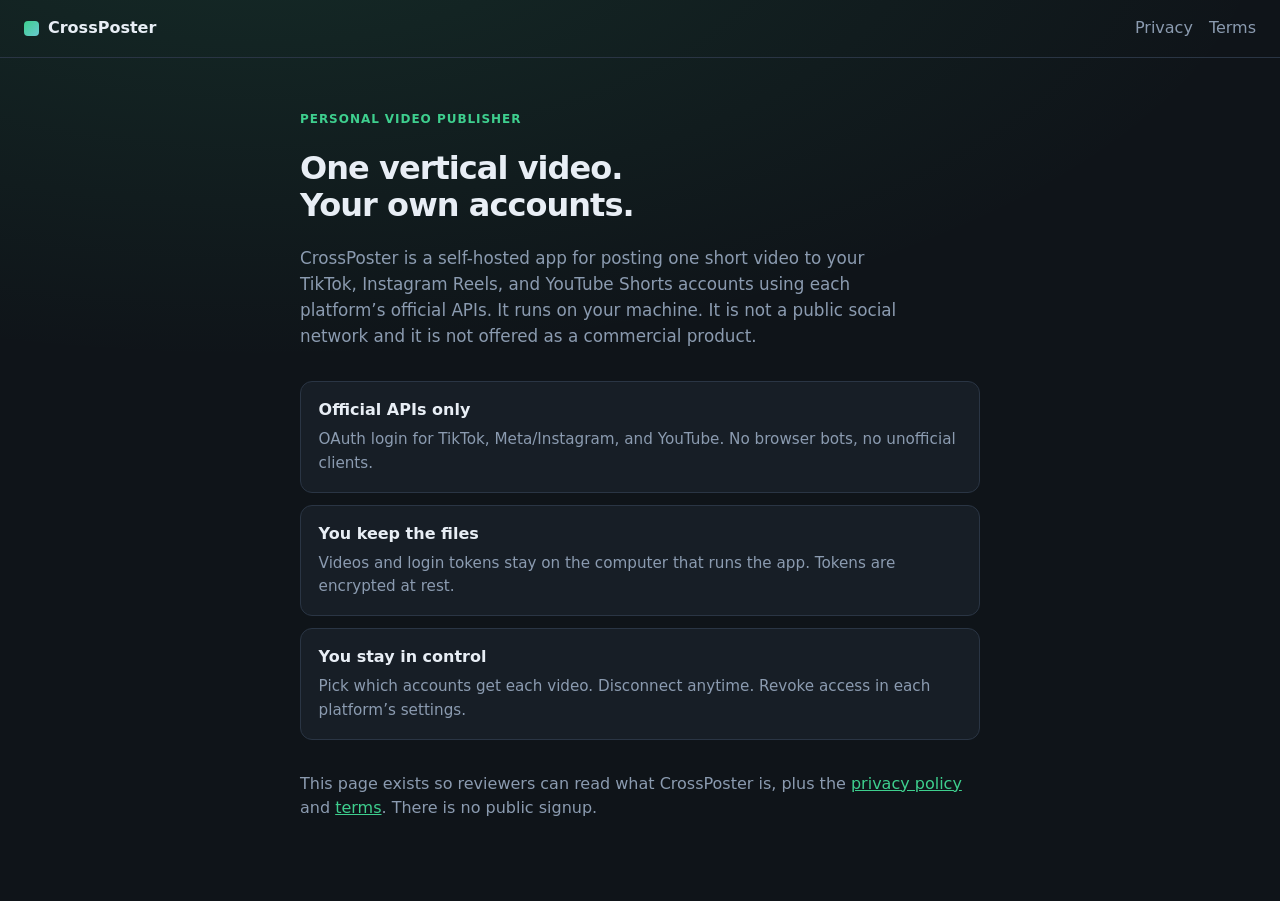
<file: docs/index.html>
<!DOCTYPE html>
<html lang="en">
<head>
  <meta charset="utf-8" />
  <meta name="viewport" content="width=device-width, initial-scale=1" />
  <title>CrossPoster</title>
  <link rel="stylesheet" href="style.css" />
</head>
<body>
  <header class="topbar">
    <a class="brand" href="index.html"><span class="mark"></span>CrossPoster</a>
    <nav>
      <a href="privacy.html">Privacy</a>
      <a href="terms.html">Terms</a>
    </nav>
  </header>

  <main class="wrap">
    <p class="eyebrow">Personal video publisher</p>
    <h1>One vertical video.<br />Your own accounts.</h1>
    <p class="lede">
      CrossPoster is a self-hosted app for posting one short video to your
      TikTok, Instagram Reels, and YouTube Shorts accounts using each platform’s
      official APIs. It runs on your machine. It is not a public social network
      and it is not offered as a commercial product.
    </p>

    <section class="cards">
      <article>
        <h2>Official APIs only</h2>
        <p>OAuth login for TikTok, Meta/Instagram, and YouTube. No browser bots, no unofficial clients.</p>
      </article>
      <article>
        <h2>You keep the files</h2>
        <p>Videos and login tokens stay on the computer that runs the app. Tokens are encrypted at rest.</p>
      </article>
      <article>
        <h2>You stay in control</h2>
        <p>Pick which accounts get each video. Disconnect anytime. Revoke access in each platform’s settings.</p>
      </article>
    </section>

    <p class="muted">
      This page exists so reviewers can read what CrossPoster is, plus the
      <a href="privacy.html">privacy policy</a> and <a href="terms.html">terms</a>.
      There is no public signup.
    </p>
  </main>
</body>
</html>
</file>
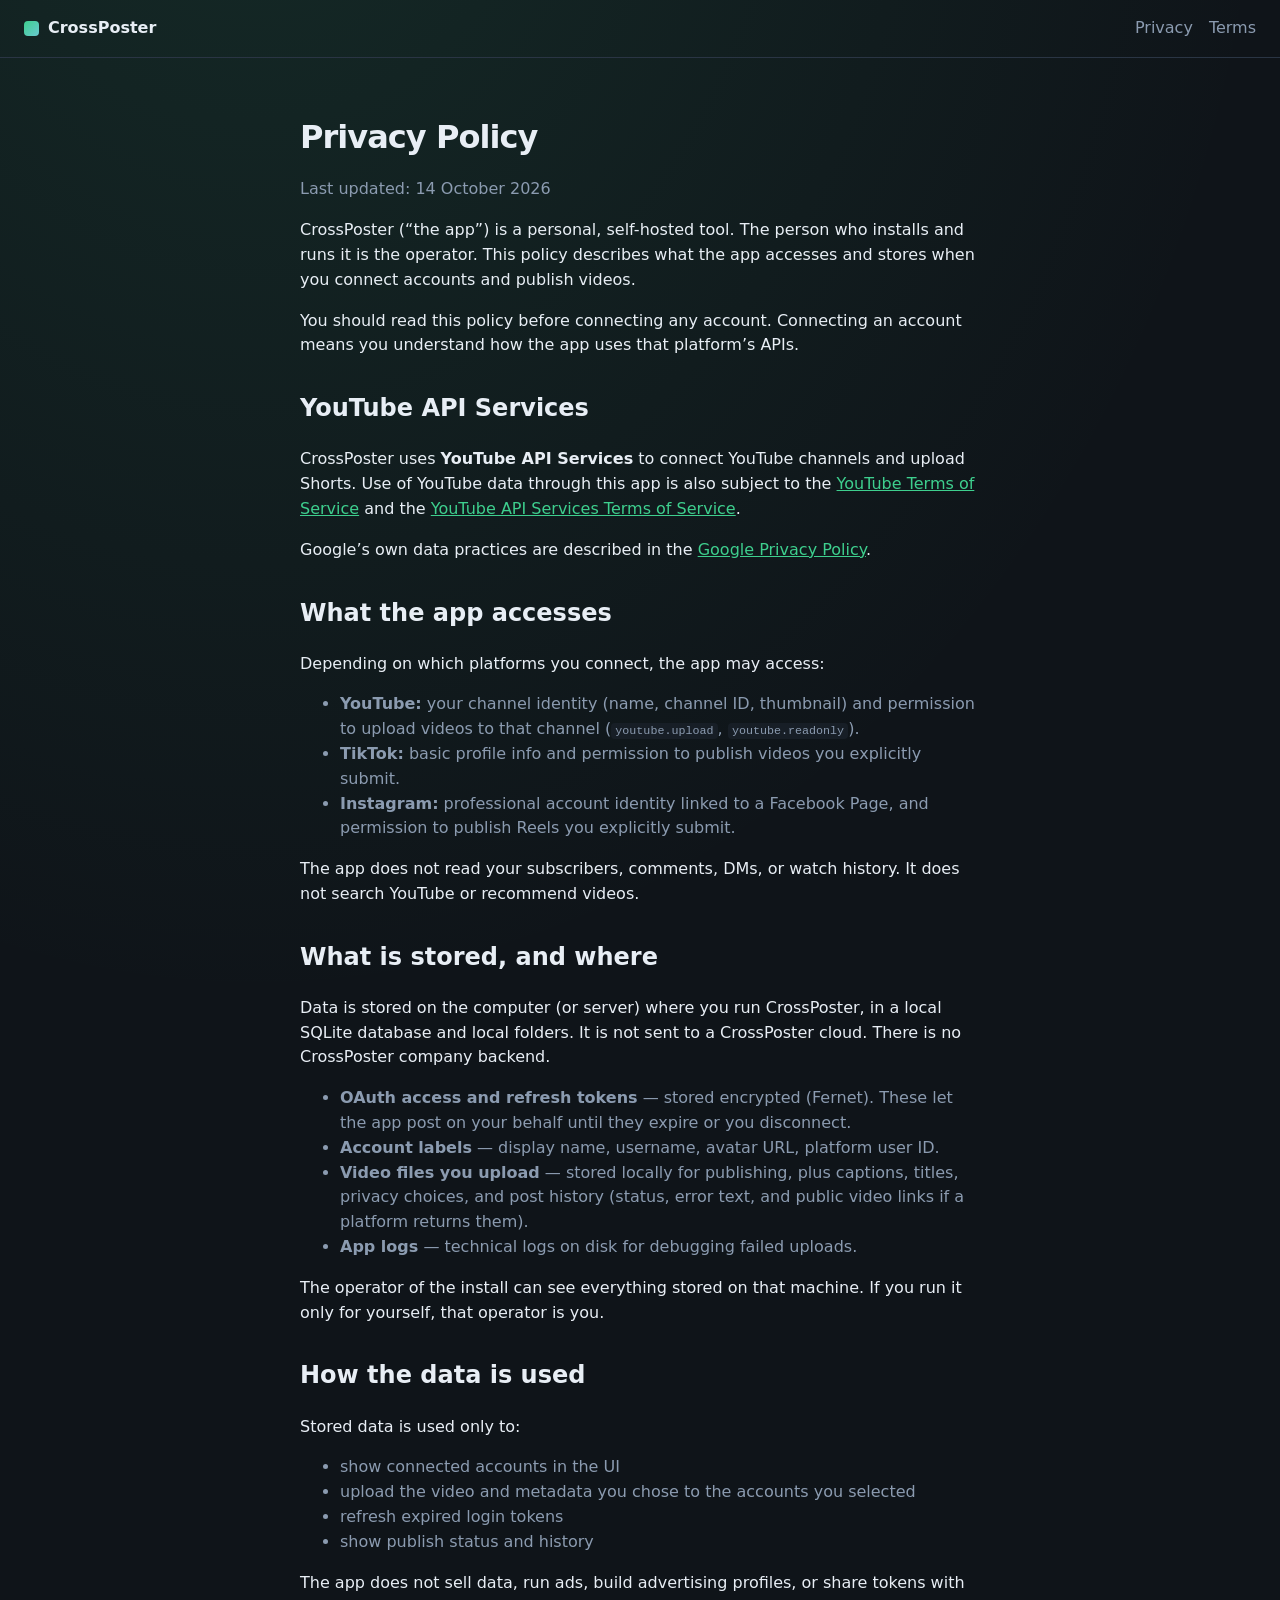
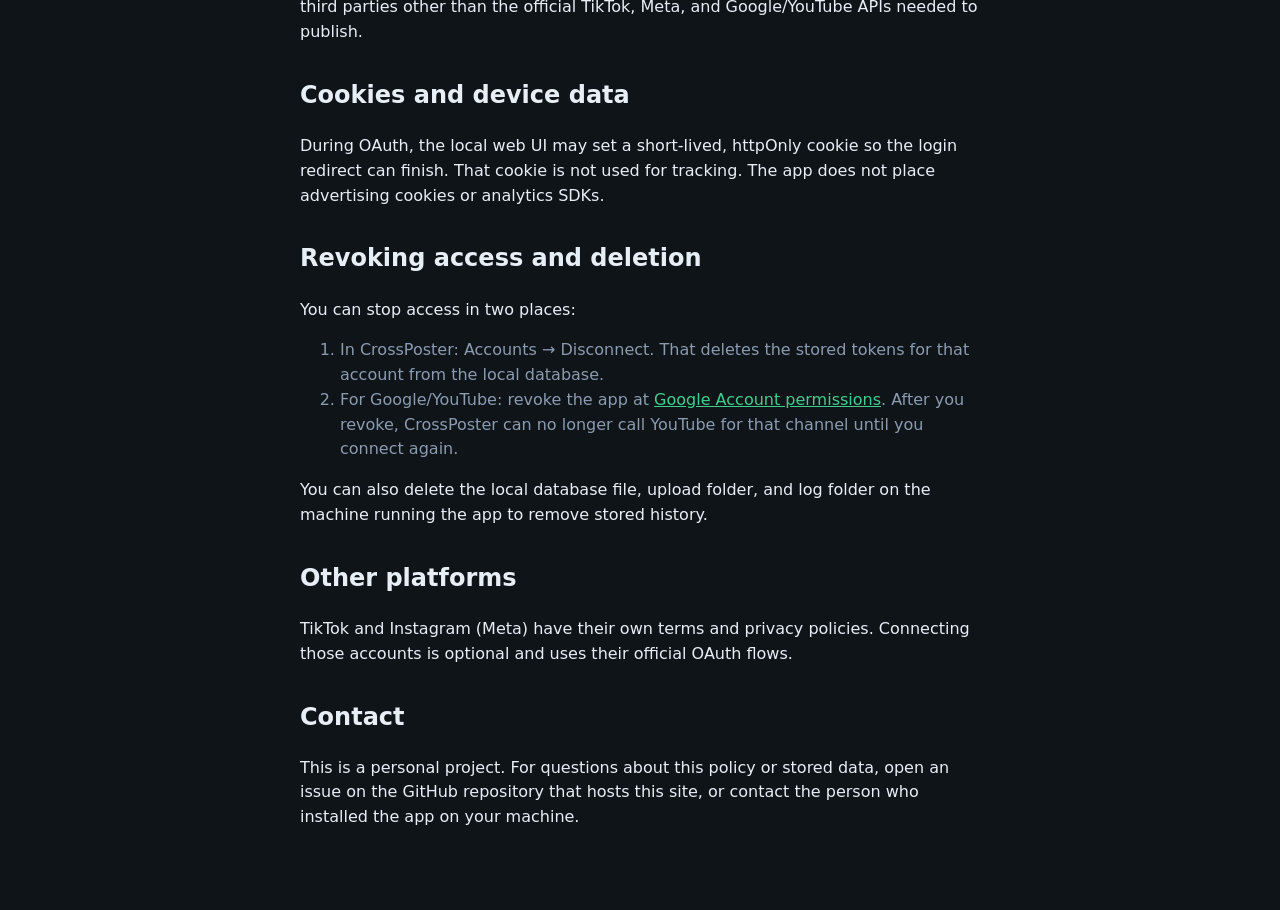
<file: docs/privacy.html>
<!DOCTYPE html>
<html lang="en">
<head>
  <meta charset="utf-8" />
  <meta name="viewport" content="width=device-width, initial-scale=1" />
  <title>Privacy Policy — CrossPoster</title>
  <link rel="stylesheet" href="style.css" />
</head>
<body>
  <header class="topbar">
    <a class="brand" href="index.html"><span class="mark"></span>CrossPoster</a>
    <nav>
      <a href="privacy.html">Privacy</a>
      <a href="terms.html">Terms</a>
    </nav>
  </header>

  <main class="wrap prose">
    <h1>Privacy Policy</h1>
    <p class="muted">Last updated: 14 October 2026</p>
    <p>
      CrossPoster (“the app”) is a personal, self-hosted tool. The person who
      installs and runs it is the operator. This policy describes what the app
      accesses and stores when you connect accounts and publish videos.
    </p>
    <p>
      You should read this policy before connecting any account. Connecting an
      account means you understand how the app uses that platform’s APIs.
    </p>

    <h2>YouTube API Services</h2>
    <p>
      CrossPoster uses <strong>YouTube API Services</strong> to connect YouTube
      channels and upload Shorts. Use of YouTube data through this app is also
      subject to the
      <a href="https://www.youtube.com/t/terms">YouTube Terms of Service</a>
      and the
      <a href="https://developers.google.com/youtube/terms/api-services-terms-of-service">YouTube API Services Terms of Service</a>.
    </p>
    <p>
      Google’s own data practices are described in the
      <a href="https://policies.google.com/privacy">Google Privacy Policy</a>.
    </p>

    <h2>What the app accesses</h2>
    <p>Depending on which platforms you connect, the app may access:</p>
    <ul>
      <li><strong>YouTube:</strong> your channel identity (name, channel ID, thumbnail) and permission to upload videos to that channel (<code>youtube.upload</code>, <code>youtube.readonly</code>).</li>
      <li><strong>TikTok:</strong> basic profile info and permission to publish videos you explicitly submit.</li>
      <li><strong>Instagram:</strong> professional account identity linked to a Facebook Page, and permission to publish Reels you explicitly submit.</li>
    </ul>
    <p>
      The app does not read your subscribers, comments, DMs, or watch history.
      It does not search YouTube or recommend videos.
    </p>

    <h2>What is stored, and where</h2>
    <p>
      Data is stored on the computer (or server) where you run CrossPoster, in a
      local SQLite database and local folders. It is not sent to a CrossPoster
      cloud. There is no CrossPoster company backend.
    </p>
    <ul>
      <li><strong>OAuth access and refresh tokens</strong> — stored encrypted (Fernet). These let the app post on your behalf until they expire or you disconnect.</li>
      <li><strong>Account labels</strong> — display name, username, avatar URL, platform user ID.</li>
      <li><strong>Video files you upload</strong> — stored locally for publishing, plus captions, titles, privacy choices, and post history (status, error text, and public video links if a platform returns them).</li>
      <li><strong>App logs</strong> — technical logs on disk for debugging failed uploads.</li>
    </ul>
    <p>
      The operator of the install can see everything stored on that machine.
      If you run it only for yourself, that operator is you.
    </p>

    <h2>How the data is used</h2>
    <p>Stored data is used only to:</p>
    <ul>
      <li>show connected accounts in the UI</li>
      <li>upload the video and metadata you chose to the accounts you selected</li>
      <li>refresh expired login tokens</li>
      <li>show publish status and history</li>
    </ul>
    <p>
      The app does not sell data, run ads, build advertising profiles, or share
      tokens with third parties other than the official TikTok, Meta, and
      Google/YouTube APIs needed to publish.
    </p>

    <h2>Cookies and device data</h2>
    <p>
      During OAuth, the local web UI may set a short-lived, httpOnly cookie so
      the login redirect can finish. That cookie is not used for tracking.
      The app does not place advertising cookies or analytics SDKs.
    </p>

    <h2>Revoking access and deletion</h2>
    <p>You can stop access in two places:</p>
    <ol>
      <li>In CrossPoster: Accounts → Disconnect. That deletes the stored tokens for that account from the local database.</li>
      <li>For Google/YouTube: revoke the app at
        <a href="https://myaccount.google.com/permissions">Google Account permissions</a>.
        After you revoke, CrossPoster can no longer call YouTube for that channel until you connect again.
      </li>
    </ol>
    <p>
      You can also delete the local database file, upload folder, and log folder
      on the machine running the app to remove stored history.
    </p>

    <h2>Other platforms</h2>
    <p>
      TikTok and Instagram (Meta) have their own terms and privacy policies.
      Connecting those accounts is optional and uses their official OAuth flows.
    </p>

    <h2>Contact</h2>
    <p>
      This is a personal project. For questions about this policy or stored data,
      open an issue on the GitHub repository that hosts this site, or contact
      the person who installed the app on your machine.
    </p>
  </main>
</body>
</html>
</file>
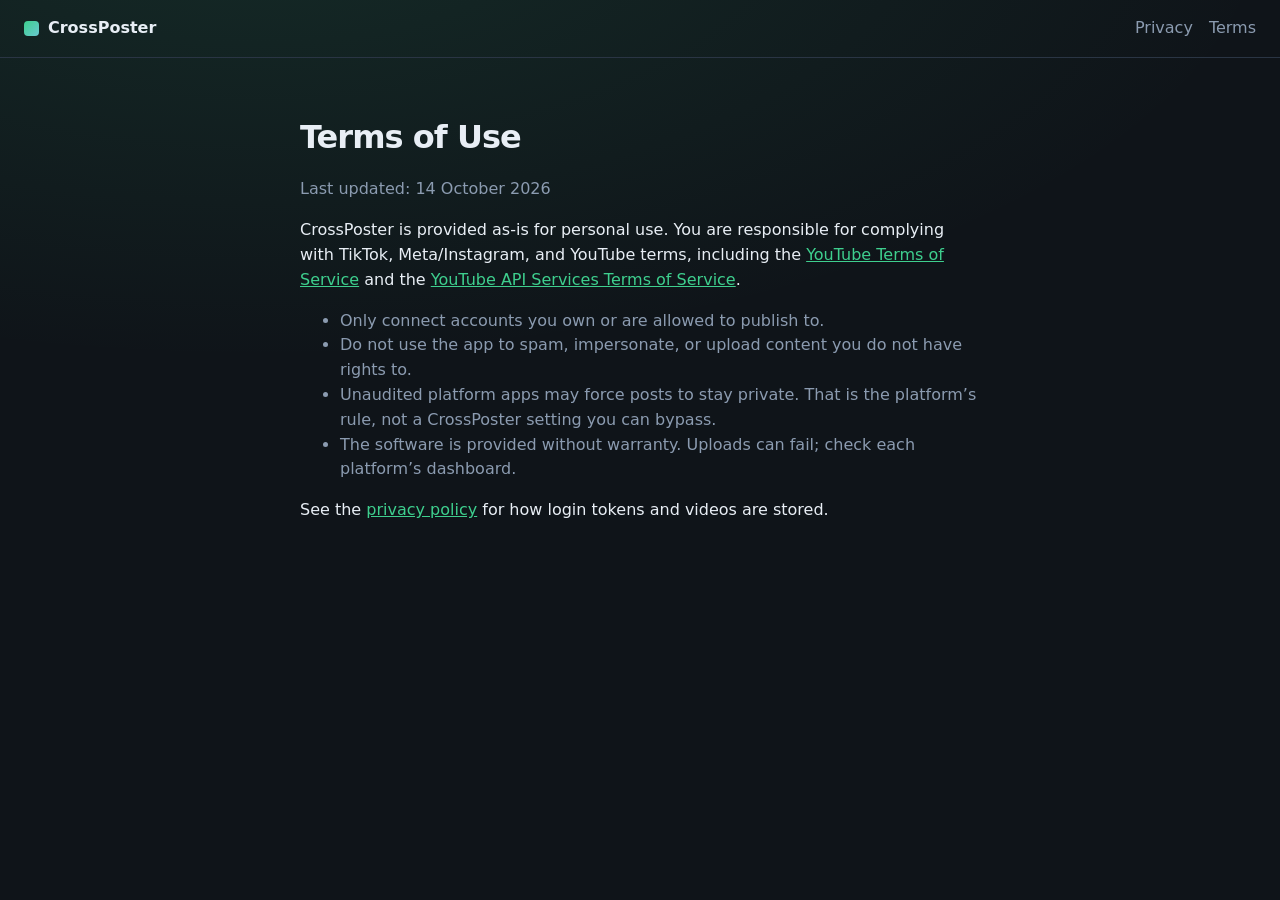
<file: docs/terms.html>
<!DOCTYPE html>
<html lang="en">
<head>
  <meta charset="utf-8" />
  <meta name="viewport" content="width=device-width, initial-scale=1" />
  <title>Terms — CrossPoster</title>
  <link rel="stylesheet" href="style.css" />
</head>
<body>
  <header class="topbar">
    <a class="brand" href="index.html"><span class="mark"></span>CrossPoster</a>
    <nav>
      <a href="privacy.html">Privacy</a>
      <a href="terms.html">Terms</a>
    </nav>
  </header>

  <main class="wrap prose">
    <h1>Terms of Use</h1>
    <p class="muted">Last updated: 14 October 2026</p>
    <p>
      CrossPoster is provided as-is for personal use. You are responsible for
      complying with TikTok, Meta/Instagram, and YouTube terms, including the
      <a href="https://www.youtube.com/t/terms">YouTube Terms of Service</a>
      and the
      <a href="https://developers.google.com/youtube/terms/api-services-terms-of-service">YouTube API Services Terms of Service</a>.
    </p>
    <ul>
      <li>Only connect accounts you own or are allowed to publish to.</li>
      <li>Do not use the app to spam, impersonate, or upload content you do not have rights to.</li>
      <li>Unaudited platform apps may force posts to stay private. That is the platform’s rule, not a CrossPoster setting you can bypass.</li>
      <li>The software is provided without warranty. Uploads can fail; check each platform’s dashboard.</li>
    </ul>
    <p>See the <a href="privacy.html">privacy policy</a> for how login tokens and videos are stored.</p>
  </main>
</body>
</html>
</file>
<file: docs/style.css>
:root {
  --bg: #0f1419;
  --elev: #171e26;
  --line: #2a3544;
  --text: #e8eef5;
  --muted: #8b9bb0;
  --accent: #3ecf8e;
  --font: system-ui, "Segoe UI", sans-serif;
}
* { box-sizing: border-box; }
html, body { margin: 0; min-height: 100%; }
body {
  font-family: var(--font);
  color: var(--text);
  background:
    radial-gradient(ellipse 80% 50% at 20% -10%, rgba(62, 207, 142, 0.12), transparent),
    #0f1419;
  line-height: 1.55;
}
a { color: var(--accent); }
.topbar {
  display: flex;
  justify-content: space-between;
  align-items: center;
  padding: 1rem 1.5rem;
  border-bottom: 1px solid var(--line);
}
.brand {
  display: flex;
  align-items: center;
  gap: 0.55rem;
  color: var(--text);
  text-decoration: none;
  font-weight: 700;
}
.mark {
  width: 0.95rem;
  height: 0.95rem;
  border-radius: 4px;
  background: linear-gradient(135deg, var(--accent), #69c9d0);
}
nav { display: flex; gap: 1rem; }
nav a { color: var(--muted); text-decoration: none; }
nav a:hover { color: var(--text); }
.wrap { max-width: 720px; margin: 0 auto; padding: 2.5rem 1.25rem 4rem; }
.eyebrow {
  text-transform: uppercase;
  letter-spacing: 0.08em;
  font-size: 0.75rem;
  color: var(--accent);
  font-weight: 600;
}
h1 { letter-spacing: -0.03em; line-height: 1.15; }
.lede { color: var(--muted); font-size: 1.05rem; max-width: 38rem; }
.cards {
  display: grid;
  gap: 0.75rem;
  margin: 2rem 0;
}
.cards article {
  background: var(--elev);
  border: 1px solid var(--line);
  border-radius: 12px;
  padding: 1rem 1.1rem;
}
.cards h2 { margin: 0 0 0.35rem; font-size: 1rem; }
.cards p { margin: 0; color: var(--muted); font-size: 0.95rem; }
.muted { color: var(--muted); }
.prose h2 { margin-top: 2rem; }
.prose ul, .prose ol { color: var(--muted); }
code {
  font-size: 0.9em;
  background: var(--elev);
  padding: 0.1em 0.35em;
  border-radius: 4px;
}
</file>
